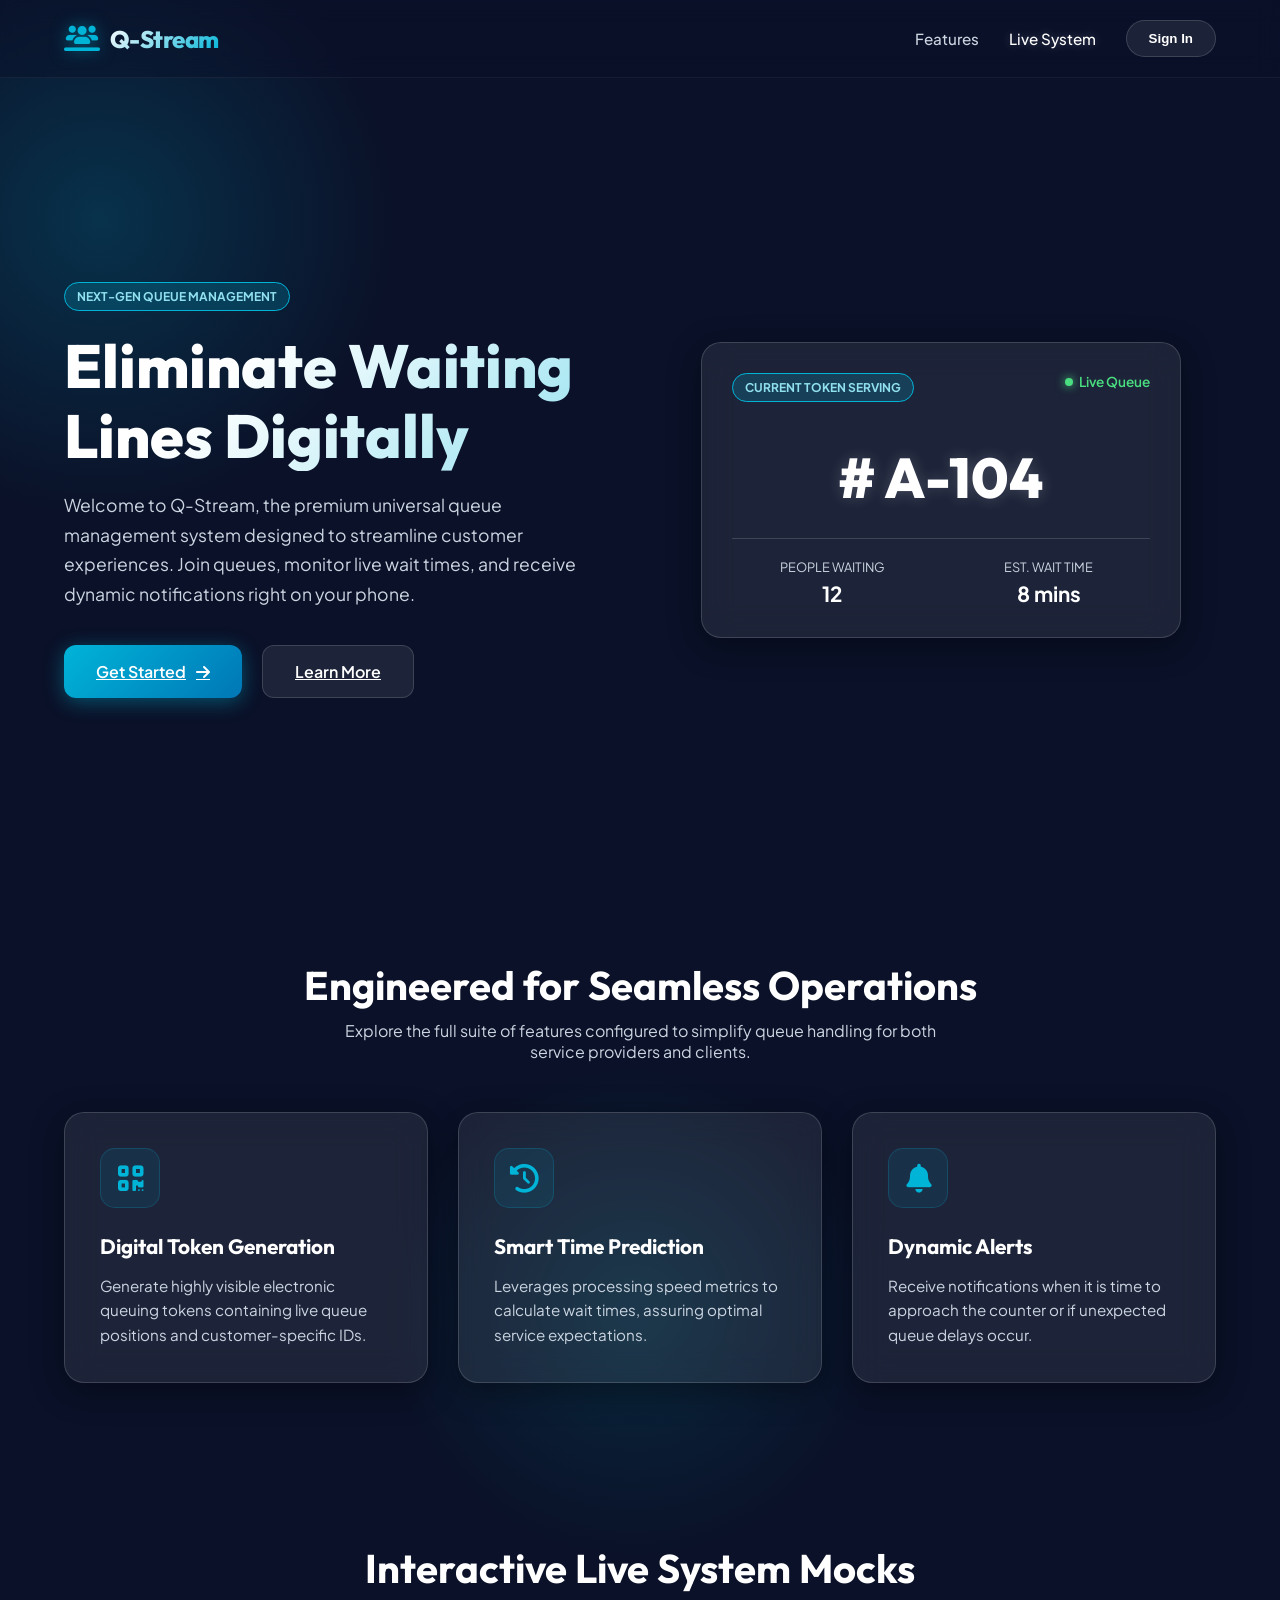
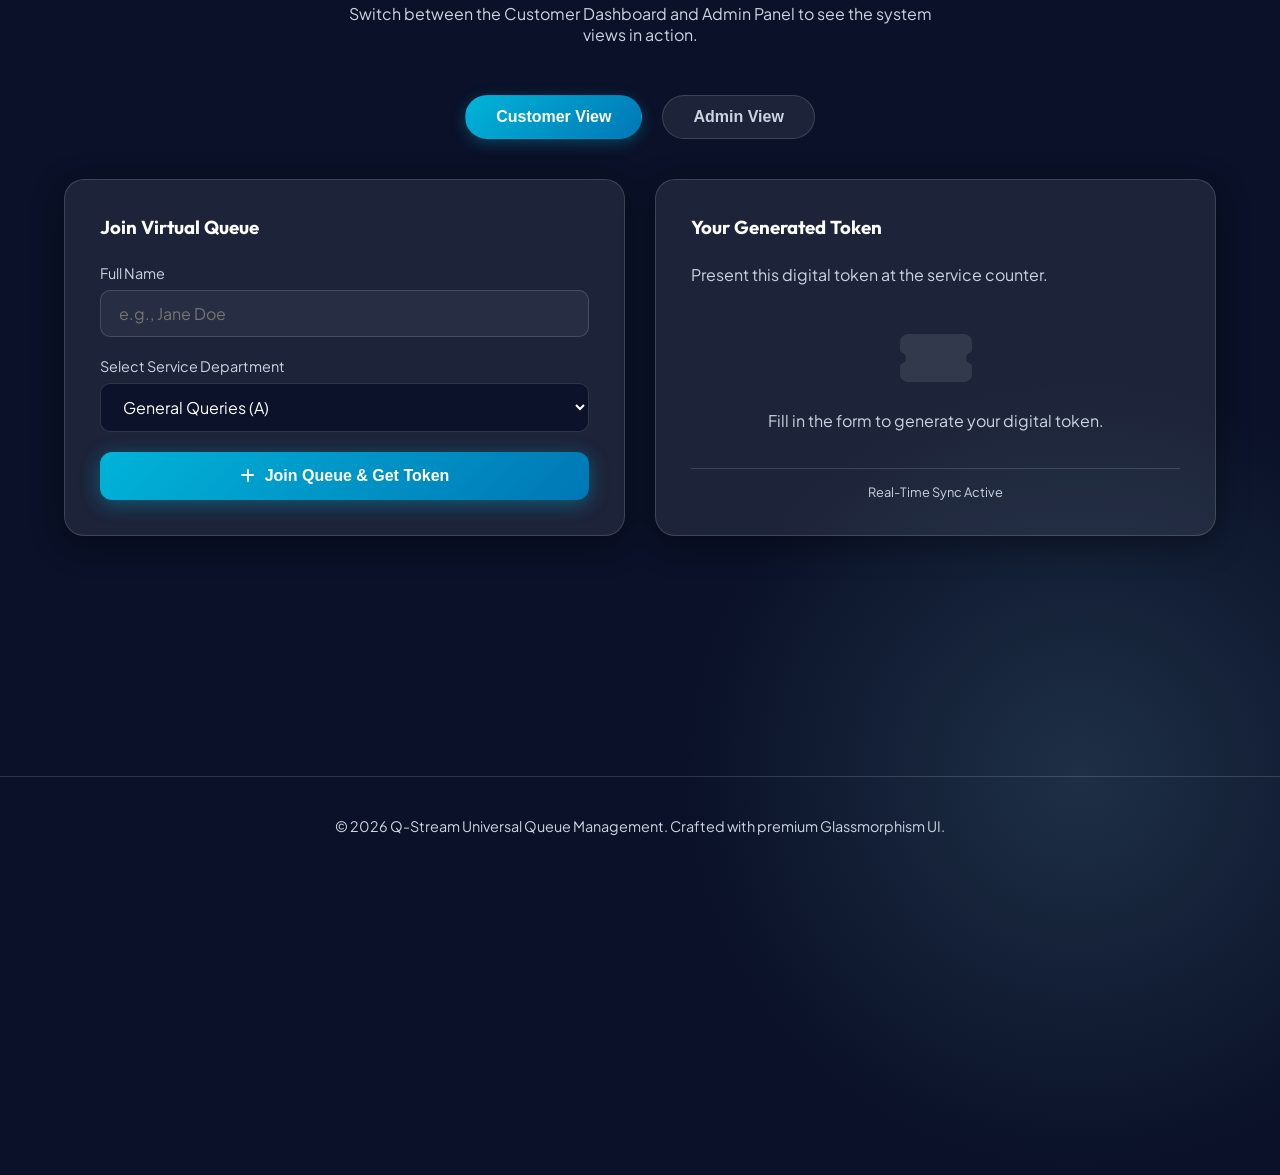
<file: index.html>
<!DOCTYPE html>
<html lang="en">
<head>
    <meta charset="UTF-8">
    <meta name="viewport" content="width=device-width, initial-scale=1.0">
    <title>Universal Queue Management System</title>
    <!-- FontAwesome for icons -->
    <link rel="stylesheet" href="https://cdnjs.cloudflare.com/ajax/libs/font-awesome/6.4.0/css/all.min.css">
    <!-- Custom Style -->
    <link rel="stylesheet" href="style.css">
</head>
<body>
    <!-- Glow Background Elements -->
    <div class="bg-glow-1"></div>
    <div class="bg-glow-2"></div>
    <div class="bg-glow-3"></div>

    <!-- Navigation Header -->
    <header>
        <a href="#" class="logo">
            <i class="fa-solid fa-users-line"></i>
            <span>Q-Stream</span>
        </a>
        <nav>
            <ul>
                <li><a href="#features">Features</a></li>
                <li><a href="#live-demo" class="active">Live System</a></li>
                <li><button class="btn-nav" id="btn-login-trigger">Sign In</button></li>
            </ul>
        </nav>
    </header>

    <main>
        <!-- Hero / Landing Section -->
        <section class="hero-section">
            <div class="hero-content">
                <span class="preview-badge">Next-Gen Queue Management</span>
                <h1>Eliminate Waiting Lines Digitally</h1>
                <p>Welcome to Q-Stream, the premium universal queue management system designed to streamline customer experiences. Join queues, monitor live wait times, and receive dynamic notifications right on your phone.</p>
                <div class="hero-ctas">
                    <a href="#live-demo" class="btn-primary">
                        <span>Get Started</span>
                        <i class="fa-solid fa-arrow-right"></i>
                    </a>
                    <a href="#features" class="btn-secondary">
                        <span>Learn More</span>
                    </a>
                </div>
            </div>
            <div class="hero-visual">
                <div class="glass-panel glass-card-preview">
                    <div class="live-indicator">Live Queue</div>
                    <span class="preview-badge">Current Token Serving</span>
                    <div class="ticket-number"># A-104</div>
                    <div class="wait-info-grid">
                        <div class="info-item">
                            <div class="label">People Waiting</div>
                            <div class="value">12</div>
                        </div>
                        <div class="info-item">
                            <div class="label">Est. Wait Time</div>
                            <div class="value">8 mins</div>
                        </div>
                    </div>
                </div>
            </div>
        </section>

        <!-- Features Section -->
        <section id="features" style="padding: 80px 0;">
            <div class="section-title">
                <h2>Engineered for Seamless Operations</h2>
                <p>Explore the full suite of features configured to simplify queue handling for both service providers and clients.</p>
            </div>
            <div class="features-grid">
                <div class="glass-panel feature-card">
                    <div class="feature-icon"><i class="fa-solid fa-qrcode"></i></div>
                    <h3>Digital Token Generation</h3>
                    <p>Generate highly visible electronic queuing tokens containing live queue positions and customer-specific IDs.</p>
                </div>
                <div class="glass-panel feature-card">
                    <div class="feature-icon"><i class="fa-solid fa-clock-rotate-left"></i></div>
                    <h3>Smart Time Prediction</h3>
                    <p>Leverages processing speed metrics to calculate wait times, assuring optimal service expectations.</p>
                </div>
                <div class="glass-panel feature-card">
                    <div class="feature-icon"><i class="fa-solid fa-bell"></i></div>
                    <h3>Dynamic Alerts</h3>
                    <p>Receive notifications when it is time to approach the counter or if unexpected queue delays occur.</p>
                </div>
            </div>
        </section>

        <!-- Live Demo / Interactive Tabs (Customer & Admin views) -->
        <section id="live-demo" style="padding-bottom: 80px;">
            <div class="section-title">
                <h2>Interactive Live System Mocks</h2>
                <p>Switch between the Customer Dashboard and Admin Panel to see the system views in action.</p>
            </div>

            <div class="tab-container">
                <div class="tabs">
                    <button class="tab-btn active" onclick="switchTab('customer-view')">Customer View</button>
                    <button class="tab-btn" onclick="switchTab('admin-view')">Admin View</button>
                </div>

                <!-- Customer View Tab Content -->
                <div id="customer-view" class="tab-content active">
                    <div class="interactive-section">
                        <!-- Join Queue / Form glass-panel -->
                        <div class="glass-panel form-panel">
                            <h3>Join Virtual Queue</h3>
                            <form id="joinQueueForm" onsubmit="event.preventDefault(); simulateJoinQueue();">
                                <div class="form-group">
                                    <label for="cust-name">Full Name</label>
                                    <input type="text" id="cust-name" class="form-input" placeholder="e.g., Jane Doe" required>
                                </div>
                                <div class="form-group">
                                    <label for="service-type">Select Service Department</label>
                                    <select id="service-type" class="form-input" style="background: rgba(10, 17, 40, 0.9);">
                                        <option value="General Queries">General Queries (A)</option>
                                        <option value="Billing & Support">Billing & Support (B)</option>
                                        <option value="VIP Services">VIP Services (VIP)</option>
                                    </select>
                                </div>
                                <button type="submit" class="btn-primary" style="width: 100%; justify-content: center; margin-top: 10px;">
                                    <i class="fa-solid fa-plus"></i> Join Queue & Get Token
                                </button>
                            </form>
                        </div>

                        <!-- Live Status Card -->
                        <div class="glass-panel form-panel" id="customer-status-card" style="display: flex; flex-direction: column; justify-content: space-between;">
                            <div>
                                <h3>Your Generated Token</h3>
                                <p style="color: var(--text-secondary); margin-bottom: 20px;">Present this digital token at the service counter.</p>
                            </div>
                            <div style="text-align: center;" id="token-placeholder">
                                <i class="fa-solid fa-ticket-simple" style="font-size: 4rem; color: rgba(255,255,255,0.1); margin-bottom: 20px;"></i>
                                <p style="color: var(--text-secondary);">Fill in the form to generate your digital token.</p>
                            </div>
                            <div id="token-active" style="display: none; text-align: center;">
                                <span class="preview-badge" id="token-dept">General Queries</span>
                                <div class="ticket-number" id="token-id"># A-105</div>
                                <div class="wait-info-grid">
                                    <div class="info-item">
                                        <div class="label">Position</div>
                                        <div class="value" id="token-pos">5th</div>
                                    </div>
                                    <div class="info-item">
                                        <div class="label">Est. Wait</div>
                                        <div class="value" id="token-wait">15 mins</div>
                                    </div>
                                </div>
                            </div>
                            <div style="font-size: 0.8rem; text-align: center; color: var(--text-secondary); border-top: 1px solid var(--glass-border); padding-top: 15px; margin-top: 15px;">
                                Real-Time Sync Active
                            </div>
                        </div>
                    </div>
                </div>

                <!-- Admin View Tab Content -->
                <div id="admin-view" class="tab-content">
                    <div class="glass-panel dashboard-mock">
                        <!-- Sidebar -->
                        <div class="db-sidebar" style="border-right: 1px solid var(--glass-border);">
                            <div class="db-user-info">
                                <div class="db-avatar">AD</div>
                                <div>
                                    <h4 style="font-size: 0.95rem;">System Admin</h4>
                                    <p style="font-size: 0.75rem; color: var(--text-secondary);">Terminal Counter #1</p>
                                </div>
                            </div>
                            <ul class="db-menu">
                                <li class="db-menu-item active"><a href="#"><i class="fa-solid fa-chart-line"></i> Dashboard</a></li>
                                <li class="db-menu-item"><a href="#history-table"><i class="fa-solid fa-history"></i> Queue History</a></li>
                            </ul>
                        </div>
                        <!-- Main Panel content -->
                        <div class="db-main">
                            <div class="stats-grid">
                                <div class="glass-panel stat-card">
                                    <div class="stat-icon"><i class="fa-solid fa-user-clock"></i></div>
                                    <div class="stat-details">
                                        <h4>Serving Now</h4>
                                        <div class="value">A-104</div>
                                    </div>
                                </div>
                                <div class="glass-panel stat-card">
                                    <div class="stat-icon"><i class="fa-solid fa-hourglass-half"></i></div>
                                    <div class="stat-details">
                                        <h4>Wait Queue</h4>
                                        <div class="value">12 clients</div>
                                    </div>
                                </div>
                                <div class="glass-panel stat-card">
                                    <div class="stat-icon"><i class="fa-solid fa-circle-check"></i></div>
                                    <div class="stat-details">
                                        <h4>Completed</h4>
                                        <div class="value">42</div>
                                    </div>
                                </div>
                            </div>

                            <!-- Serving controls -->
                            <div class="glass-panel" style="padding: 25px;">
                                <h3 style="margin-bottom: 15px; font-size: 1.1rem; text-transform: uppercase; color: var(--accent-cyan);">Queue Operations Control</h3>
                                <div style="display: flex; gap: 15px; flex-wrap: wrap;">
                                    <button class="btn-primary" onclick="simulateAdminServe()">
                                        <i class="fa-solid fa-forward-step"></i> Serve Next Ticket
                                    </button>
                                    <button class="btn-secondary" style="border-color: rgba(239, 68, 68, 0.4); color: #f87171;" onclick="simulateToast('Queue Paused', 'No incoming additions are currently allowed for general counters.')">
                                        <i class="fa-solid fa-pause"></i> Pause Queue
                                    </button>
                                    <button class="btn-secondary" onclick="simulateToast('Broadcast Ping', 'Alert sent to waiting users to update screen positions.')">
                                        <i class="fa-solid fa-tower-broadcast"></i> Notify Next 3
                                    </button>
                                </div>
                            </div>

                            <!-- Live queue table mock -->
                            <div class="glass-panel table-panel" id="history-table">
                                <h3 style="margin-bottom: 15px; font-size: 1rem;">Historical Log Queue List</h3>
                                <table>
                                    <thead>
                                        <tr>
                                            <th>Token ID</th>
                                            <th>Customer Name</th>
                                            <th>Department</th>
                                            <th>Wait Duration</th>
                                            <th>Status</th>
                                        </tr>
                                    </thead>
                                    <tbody id="queue-log-body">
                                        <tr>
                                            <td># A-104</td>
                                            <td>Johnathon Smith</td>
                                            <td>General Queries</td>
                                            <td>12 mins</td>
                                            <td><span class="status-pill completed">Completed</span></td>
                                        </tr>
                                        <tr>
                                            <td># B-89</td>
                                            <td>Samantha Miller</td>
                                            <td>Billing & Support</td>
                                            <td>24 mins</td>
                                            <td><span class="status-pill completed">Completed</span></td>
                                        </tr>
                                        <tr>
                                            <td># VIP-03</td>
                                            <td>David Henderson</td>
                                            <td>VIP Services</td>
                                            <td>4 mins</td>
                                            <td><span class="status-pill pending">Pending</span></td>
                                        </tr>
                                    </tbody>
                                </table>
                            </div>
                        </div>
                    </div>
                </div>
            </div>
        </section>
    </main>

    <!-- Notification Toast Element -->
    <div class="glass-panel notification-toast" id="system-toast" style="display: none;">
        <div class="toast-icon">
            <i class="fa-solid fa-bell"></i>
        </div>
        <div class="toast-content">
            <h5 id="toast-title">Token Updated</h5>
            <p id="toast-desc">Your queue position has advanced to 3rd. Keep watching.</p>
        </div>
        <button class="toast-close" onclick="closeToast()"><i class="fa-solid fa-xmark"></i></button>
    </div>

    <!-- Footer -->
    <footer>
        <p>&copy; 2026 Q-Stream Universal Queue Management. Crafted with premium Glassmorphism UI.</p>
    </footer>

    <!-- Interactive UI Switching and Mock Simulation Script -->
    <script>
        function switchTab(tabId) {
            // Manage active buttons
            document.querySelectorAll('.tab-btn').forEach(btn => btn.classList.remove('active'));
            event.currentTarget.classList.add('active');

            // Manage visible tab panel content
            document.querySelectorAll('.tab-content').forEach(content => content.classList.remove('active'));
            document.getElementById(tabId).classList.add('active');
        }

        function simulateJoinQueue() {
            const name = document.getElementById('cust-name').value;
            const dept = document.getElementById('service-type').value;
            
            // Show Active Token View
            document.getElementById('token-placeholder').style.display = 'none';
            const activeToken = document.getElementById('token-active');
            activeToken.style.display = 'block';
            
            // Update token fields
            document.getElementById('token-dept').textContent = dept;
            const randomId = Math.floor(Math.random() * 800) + 100;
            const prefix = dept.includes('Billing') ? 'B' : (dept.includes('VIP') ? 'VIP' : 'A');
            document.getElementById('token-id').textContent = `# ${prefix}-${randomId}`;
            document.getElementById('token-pos').textContent = '4th in line';
            document.getElementById('token-wait').textContent = '12 mins';

            // Show Toast Alert
            simulateToast('Queue Joined successfully', `Welcome ${name}! Your token has been generated under ${dept}.`);
        }

        function simulateAdminServe() {
            // Append row dynamically
            const tbody = document.getElementById('queue-log-body');
            const randomVal = Math.floor(Math.random() * 800) + 100;
            const newRow = document.createElement('tr');
            newRow.innerHTML = `
                <td># A-${randomVal}</td>
                <td>Simulated User</td>
                <td>General Queries</td>
                <td>10 mins</td>
                <td><span class="status-pill completed">Completed</span></td>
            `;
            tbody.insertBefore(newRow, tbody.firstChild);

            simulateToast('Next Customer Summoned', 'Token A-105 has been marked serving at Terminal Counter 1.');
        }

        function simulateToast(title, description) {
            const toast = document.getElementById('system-toast');
            document.getElementById('toast-title').textContent = title;
            document.getElementById('toast-desc').textContent = description;
            toast.style.display = 'flex';

            // Self-hide after 5 seconds
            setTimeout(() => {
                closeToast();
            }, 5000);
        }

        function closeToast() {
            document.getElementById('system-toast').style.display = 'none';
        }
    </script>
</body>
</html>
</file>
<file: style.css>
@import url('https://fonts.googleapis.com/css2?family=Outfit:wght@300;400;500;600;700;800&family=Plus+Jakarta+Sans:wght@300;400;500;600;700&display=swap');

:root {
    --bg-primary: #0a1128;
    --bg-secondary: #001f54;
    --accent-blue: #00b4d8;
    --accent-cyan: #90e0ef;
    --text-primary: #ffffff;
    --text-secondary: #cbd5e1;
    --glass-bg: rgba(255, 255, 255, 0.08);
    --glass-border: rgba(255, 255, 255, 0.15);
    --glass-highlight: rgba(255, 255, 255, 0.2);
    --glass-shadow: rgba(0, 0, 0, 0.3);
    --card-shadow: 0 8px 32px 0 rgba(0, 0, 0, 0.37);
    --transition-smooth: all 0.4s cubic-bezier(0.16, 1, 0.3, 1);
    --font-heading: 'Outfit', sans-serif;
    --font-body: 'Plus Jakarta Sans', sans-serif;
}

* {
    margin: 0;
    padding: 0;
    box-sizing: border-box;
    scroll-behavior: smooth;
}

body {
    font-family: var(--font-body);
    background-color: var(--bg-primary);
    color: var(--text-primary);
    min-height: 100vh;
    overflow-x: hidden;
    position: relative;
}

/* Ambient Background Lights */
.bg-glow-1 {
    position: absolute;
    width: 600px;
    height: 600px;
    background: radial-gradient(circle, rgba(0, 180, 216, 0.2) 0%, rgba(0, 31, 84, 0) 70%);
    top: -200px;
    left: -200px;
    z-index: -1;
    animation: floatGlow 12s ease-in-out infinite alternate;
}

.bg-glow-2 {
    position: absolute;
    width: 800px;
    height: 800px;
    background: radial-gradient(circle, rgba(144, 224, 239, 0.15) 0%, rgba(10, 17, 40, 0) 70%);
    bottom: -300px;
    right: -200px;
    z-index: -1;
    animation: floatGlow 18s ease-in-out infinite alternate-reverse;
}

.bg-glow-3 {
    position: absolute;
    width: 500px;
    height: 500px;
    background: radial-gradient(circle, rgba(0, 245, 255, 0.1) 0%, rgba(10, 17, 40, 0) 70%);
    top: 40%;
    left: 30%;
    z-index: -1;
    animation: pulseGlow 8s ease-in-out infinite alternate;
}

@keyframes floatGlow {
    0% { transform: translate(0, 0) scale(1); }
    100% { transform: translate(100px, 50px) scale(1.1); }
}

@keyframes pulseGlow {
    0% { opacity: 0.5; transform: scale(0.9); }
    100% { opacity: 1; transform: scale(1.1); }
}

/* Glassmorphism Utility */
.glass-panel {
    background: var(--glass-bg);
    backdrop-filter: blur(16px);
    -webkit-backdrop-filter: blur(16px);
    border: 1px solid var(--glass-border);
    border-radius: 20px;
    box-shadow: var(--card-shadow);
    transition: var(--transition-smooth);
}

.glass-panel:hover {
    border-color: var(--glass-highlight);
    box-shadow: 0 12px 40px 0 rgba(0, 180, 216, 0.2);
}

/* Header & Navigation */
header {
    width: 100%;
    padding: 20px 5%;
    position: fixed;
    top: 0;
    left: 0;
    z-index: 100;
    background: rgba(10, 17, 40, 0.4);
    backdrop-filter: blur(12px);
    -webkit-backdrop-filter: blur(12px);
    border-bottom: 1px solid rgba(255, 255, 255, 0.05);
    display: flex;
    justify-content: space-between;
    align-items: center;
}

.logo {
    display: flex;
    align-items: center;
    gap: 10px;
    font-family: var(--font-heading);
    font-weight: 800;
    font-size: 1.5rem;
    color: var(--text-primary);
    text-decoration: none;
    letter-spacing: -0.5px;
}

.logo span {
    background: linear-gradient(135deg, #ffffff 0%, var(--accent-blue) 100%);
    -webkit-background-clip: text;
    -webkit-text-fill-color: transparent;
}

.logo i {
    color: var(--accent-blue);
    font-size: 1.8rem;
    filter: drop-shadow(0 0 8px rgba(0, 180, 216, 0.5));
}

nav ul {
    display: flex;
    list-style: none;
    gap: 30px;
    align-items: center;
}

nav a {
    color: var(--text-secondary);
    text-decoration: none;
    font-weight: 500;
    font-size: 0.95rem;
    transition: var(--transition-smooth);
}

nav a:hover, nav a.active {
    color: var(--text-primary);
    text-shadow: 0 0 10px rgba(255, 255, 255, 0.3);
}

.btn-nav {
    background: var(--glass-bg);
    border: 1px solid var(--glass-border);
    padding: 10px 22px;
    border-radius: 30px;
    cursor: pointer;
    font-weight: 600;
    transition: var(--transition-smooth);
    color: var(--text-primary);
}

.btn-nav:hover {
    background: var(--text-primary);
    color: var(--bg-primary);
    transform: translateY(-2px);
}

/* Main Container & Layout */
main {
    margin-top: 120px;
    padding: 40px 5%;
    max-width: 1400px;
    margin-left: auto;
    margin-right: auto;
}

/* Hero Section */
.hero-section {
    display: grid;
    grid-template-columns: 1fr 1fr;
    gap: 50px;
    align-items: center;
    min-height: 80vh;
    padding-bottom: 60px;
}

.hero-content h1 {
    font-family: var(--font-heading);
    font-size: 3.8rem;
    line-height: 1.15;
    font-weight: 800;
    margin-bottom: 20px;
    background: linear-gradient(135deg, #ffffff 30%, var(--accent-cyan) 100%);
    -webkit-background-clip: text;
    -webkit-text-fill-color: transparent;
}

.hero-content p {
    font-size: 1.1rem;
    color: var(--text-secondary);
    line-height: 1.7;
    margin-bottom: 35px;
    max-width: 540px;
}

.hero-ctas {
    display: flex;
    gap: 20px;
}

.btn-primary {
    background: linear-gradient(135deg, var(--accent-blue) 0%, #0077b6 100%);
    border: none;
    color: white;
    padding: 15px 32px;
    border-radius: 12px;
    font-weight: 600;
    cursor: pointer;
    box-shadow: 0 4px 20px rgba(0, 180, 216, 0.4);
    transition: var(--transition-smooth);
    display: flex;
    align-items: center;
    gap: 10px;
    font-size: 1rem;
}

.btn-primary:hover {
    transform: translateY(-3px) scale(1.02);
    box-shadow: 0 8px 25px rgba(0, 180, 216, 0.6);
}

.btn-secondary {
    background: var(--glass-bg);
    border: 1px solid var(--glass-border);
    color: white;
    padding: 15px 32px;
    border-radius: 12px;
    font-weight: 600;
    cursor: pointer;
    transition: var(--transition-smooth);
    display: flex;
    align-items: center;
    gap: 10px;
    font-size: 1rem;
}

.btn-secondary:hover {
    background: rgba(255, 255, 255, 0.15);
    border-color: var(--glass-highlight);
    transform: translateY(-3px);
}

/* Feature Grid or Dashboard Preview in Hero */
.hero-visual {
    position: relative;
    display: flex;
    justify-content: center;
    align-items: center;
}

.glass-card-preview {
    padding: 30px;
    width: 100%;
    max-width: 480px;
    position: relative;
    overflow: hidden;
}

.preview-badge {
    background: rgba(0, 180, 216, 0.2);
    border: 1px solid var(--accent-blue);
    color: var(--accent-cyan);
    padding: 6px 12px;
    border-radius: 20px;
    font-size: 0.75rem;
    font-weight: 700;
    text-transform: uppercase;
    display: inline-block;
    margin-bottom: 20px;
}

.live-indicator {
    display: inline-flex;
    align-items: center;
    gap: 6px;
    font-size: 0.85rem;
    color: #4ade80;
    font-weight: 600;
    float: right;
}

.live-indicator::before {
    content: '';
    display: block;
    width: 8px;
    height: 8px;
    background-color: #4ade80;
    border-radius: 50%;
    box-shadow: 0 0 10px #4ade80;
    animation: pulse 1.5s infinite;
}

@keyframes pulse {
    0% { transform: scale(0.95); opacity: 0.5; }
    50% { transform: scale(1.2); opacity: 1; }
    100% { transform: scale(0.95); opacity: 0.5; }
}

.ticket-number {
    font-family: var(--font-heading);
    font-size: 3.5rem;
    font-weight: 800;
    text-align: center;
    margin: 20px 0;
    color: white;
    text-shadow: 0 0 15px rgba(255, 255, 255, 0.2);
}

.wait-info-grid {
    display: grid;
    grid-template-columns: 1fr 1fr;
    gap: 15px;
    margin-top: 25px;
    border-top: 1px solid var(--glass-border);
    padding-top: 20px;
}

.info-item {
    text-align: center;
}

.info-item .label {
    font-size: 0.8rem;
    color: var(--text-secondary);
    margin-bottom: 5px;
    text-transform: uppercase;
}

.info-item .value {
    font-size: 1.3rem;
    font-weight: 700;
    color: white;
}

/* Feature Cards Section */
.section-title {
    text-align: center;
    margin-bottom: 50px;
}

.section-title h2 {
    font-family: var(--font-heading);
    font-size: 2.5rem;
    font-weight: 700;
    margin-bottom: 10px;
}

.section-title p {
    color: var(--text-secondary);
    max-width: 600px;
    margin: 0 auto;
}

.features-grid {
    display: grid;
    grid-template-columns: repeat(auto-fit, minmax(280px, 1fr));
    gap: 30px;
    margin-bottom: 80px;
}

.feature-card {
    padding: 35px;
    text-align: left;
}

.feature-icon {
    width: 60px;
    height: 60px;
    border-radius: 15px;
    background: rgba(0, 180, 216, 0.1);
    display: flex;
    align-items: center;
    justify-content: center;
    font-size: 1.8rem;
    color: var(--accent-blue);
    margin-bottom: 25px;
    border: 1px solid rgba(0, 180, 216, 0.2);
    transition: var(--transition-smooth);
}

.feature-card:hover .feature-icon {
    background: var(--accent-blue);
    color: white;
    transform: rotateY(360deg);
}

.feature-card h3 {
    font-family: var(--font-heading);
    font-size: 1.3rem;
    margin-bottom: 15px;
}

.feature-card p {
    color: var(--text-secondary);
    font-size: 0.95rem;
    line-height: 1.6;
}

/* User Flow & Dashboards Tabs */
.tab-container {
    margin-bottom: 60px;
}

.tabs {
    display: flex;
    justify-content: center;
    gap: 20px;
    margin-bottom: 40px;
}

.tab-btn {
    background: var(--glass-bg);
    border: 1px solid var(--glass-border);
    padding: 12px 30px;
    border-radius: 30px;
    color: var(--text-secondary);
    font-weight: 600;
    cursor: pointer;
    font-size: 1rem;
    transition: var(--transition-smooth);
}

.tab-btn.active, .tab-btn:hover {
    background: linear-gradient(135deg, var(--accent-blue) 0%, #0077b6 100%);
    border-color: transparent;
    color: white;
    box-shadow: 0 4px 15px rgba(0, 180, 216, 0.3);
}

.tab-content {
    display: none;
    animation: fadeIn 0.5s ease-in-out forwards;
}

.tab-content.active {
    display: grid;
    grid-template-columns: 1fr;
    gap: 30px;
}

@keyframes fadeIn {
    from { opacity: 0; transform: translateY(15px); }
    to { opacity: 1; transform: translateY(0); }
}

/* Interactive Dashboard Mocks */
.dashboard-mock {
    display: grid;
    grid-template-columns: 280px 1fr;
    gap: 30px;
    min-height: 550px;
}

.db-sidebar {
    padding: 25px;
}

.db-main {
    padding: 30px;
    display: flex;
    flex-direction: column;
    gap: 25px;
}

.db-user-info {
    display: flex;
    align-items: center;
    gap: 15px;
    padding-bottom: 20px;
    border-bottom: 1px solid var(--glass-border);
    margin-bottom: 25px;
}

.db-avatar {
    width: 48px;
    height: 48px;
    border-radius: 50%;
    background: linear-gradient(135deg, var(--accent-blue), var(--accent-cyan));
    display: flex;
    align-items: center;
    justify-content: center;
    font-weight: 700;
}

.db-menu {
    list-style: none;
    display: flex;
    flex-direction: column;
    gap: 10px;
}

.db-menu-item a {
    display: flex;
    align-items: center;
    gap: 12px;
    padding: 12px 18px;
    border-radius: 10px;
    color: var(--text-secondary);
    text-decoration: none;
    font-weight: 500;
    transition: var(--transition-smooth);
}

.db-menu-item.active a, .db-menu-item a:hover {
    background: rgba(255, 255, 255, 0.08);
    color: white;
    border-left: 3px solid var(--accent-blue);
    padding-left: 15px;
}

/* Stats Cards Grid */
.stats-grid {
    display: grid;
    grid-template-columns: repeat(auto-fit, minmax(200px, 1fr));
    gap: 20px;
}

.stat-card {
    padding: 20px;
    display: flex;
    align-items: center;
    gap: 18px;
}

.stat-icon {
    width: 50px;
    height: 50px;
    border-radius: 12px;
    background: rgba(0, 180, 216, 0.1);
    display: flex;
    align-items: center;
    justify-content: center;
    font-size: 1.4rem;
    color: var(--accent-blue);
}

.stat-details h4 {
    font-size: 0.85rem;
    color: var(--text-secondary);
    text-transform: uppercase;
}

.stat-details .value {
    font-size: 1.6rem;
    font-weight: 700;
}

/* Queue Interactive Form */
.interactive-section {
    display: grid;
    grid-template-columns: 1fr 1fr;
    gap: 30px;
}

.form-panel {
    padding: 35px;
}

.form-panel h3 {
    margin-bottom: 25px;
    font-family: var(--font-heading);
}

.form-group {
    margin-bottom: 20px;
}

.form-group label {
    display: block;
    margin-bottom: 8px;
    font-size: 0.9rem;
    color: var(--text-secondary);
}

.form-input {
    width: 100%;
    background: rgba(255, 255, 255, 0.05);
    border: 1px solid var(--glass-border);
    padding: 12px 18px;
    border-radius: 10px;
    color: white;
    font-family: inherit;
    font-size: 1rem;
    transition: var(--transition-smooth);
}

.form-input:focus {
    outline: none;
    border-color: var(--accent-blue);
    background: rgba(255, 255, 255, 0.08);
}

/* Table Style for Queue History */
.table-panel {
    padding: 25px;
    overflow-x: auto;
}

table {
    width: 100%;
    border-collapse: collapse;
    text-align: left;
}

th, td {
    padding: 15px 20px;
    border-bottom: 1px solid var(--glass-border);
}

th {
    font-family: var(--font-heading);
    font-weight: 600;
    color: var(--text-secondary);
    font-size: 0.9rem;
    text-transform: uppercase;
}

td {
    font-size: 0.95rem;
}

.status-pill {
    padding: 4px 10px;
    border-radius: 20px;
    font-size: 0.75rem;
    font-weight: 600;
    display: inline-block;
}

.status-pill.completed {
    background: rgba(74, 222, 128, 0.15);
    color: #4ade80;
    border: 1px solid rgba(74, 222, 128, 0.3);
}

.status-pill.pending {
    background: rgba(251, 191, 36, 0.15);
    color: #fbbf24;
    border: 1px solid rgba(251, 191, 36, 0.3);
}

/* Live Notification Toast Mockup */
.notification-toast {
    position: fixed;
    bottom: 30px;
    right: 30px;
    width: 320px;
    padding: 20px;
    z-index: 1000;
    display: flex;
    gap: 15px;
    align-items: flex-start;
    animation: slideInUp 0.5s cubic-bezier(0.175, 0.885, 0.32, 1.275) forwards;
}

@keyframes slideInUp {
    from { transform: translateY(100px); opacity: 0; }
    to { transform: translateY(0); opacity: 1; }
}

.toast-icon {
    width: 40px;
    height: 40px;
    border-radius: 50%;
    background: rgba(0, 180, 216, 0.2);
    color: var(--accent-blue);
    display: flex;
    align-items: center;
    justify-content: center;
    font-size: 1.2rem;
    flex-shrink: 0;
}

.toast-content h5 {
    font-family: var(--font-heading);
    margin-bottom: 4px;
}

.toast-content p {
    font-size: 0.85rem;
    color: var(--text-secondary);
    line-height: 1.4;
}

.toast-close {
    background: none;
    border: none;
    color: var(--text-secondary);
    cursor: pointer;
    font-size: 0.9rem;
    margin-left: auto;
}

/* Footer Section */
footer {
    border-top: 1px solid var(--glass-border);
    padding: 40px 5%;
    text-align: center;
    color: var(--text-secondary);
    font-size: 0.9rem;
    margin-top: 60px;
}

/* Responsive adjustments */
@media (max-width: 992px) {
    .hero-section {
        grid-template-columns: 1fr;
        text-align: center;
        gap: 40px;
    }
    
    .hero-content p {
        margin-left: auto;
        margin-right: auto;
    }
    
    .hero-ctas {
        justify-content: center;
    }
    
    .dashboard-mock {
        grid-template-columns: 1fr;
    }
    
    .interactive-section {
        grid-template-columns: 1fr;
    }
}

@media (max-width: 768px) {
    header {
        padding: 15px 5%;
    }
    
    nav {
        display: none; /* Can toggle with JS */
    }
    
    .hero-content h1 {
        font-size: 2.8rem;
    }
}
</file>
